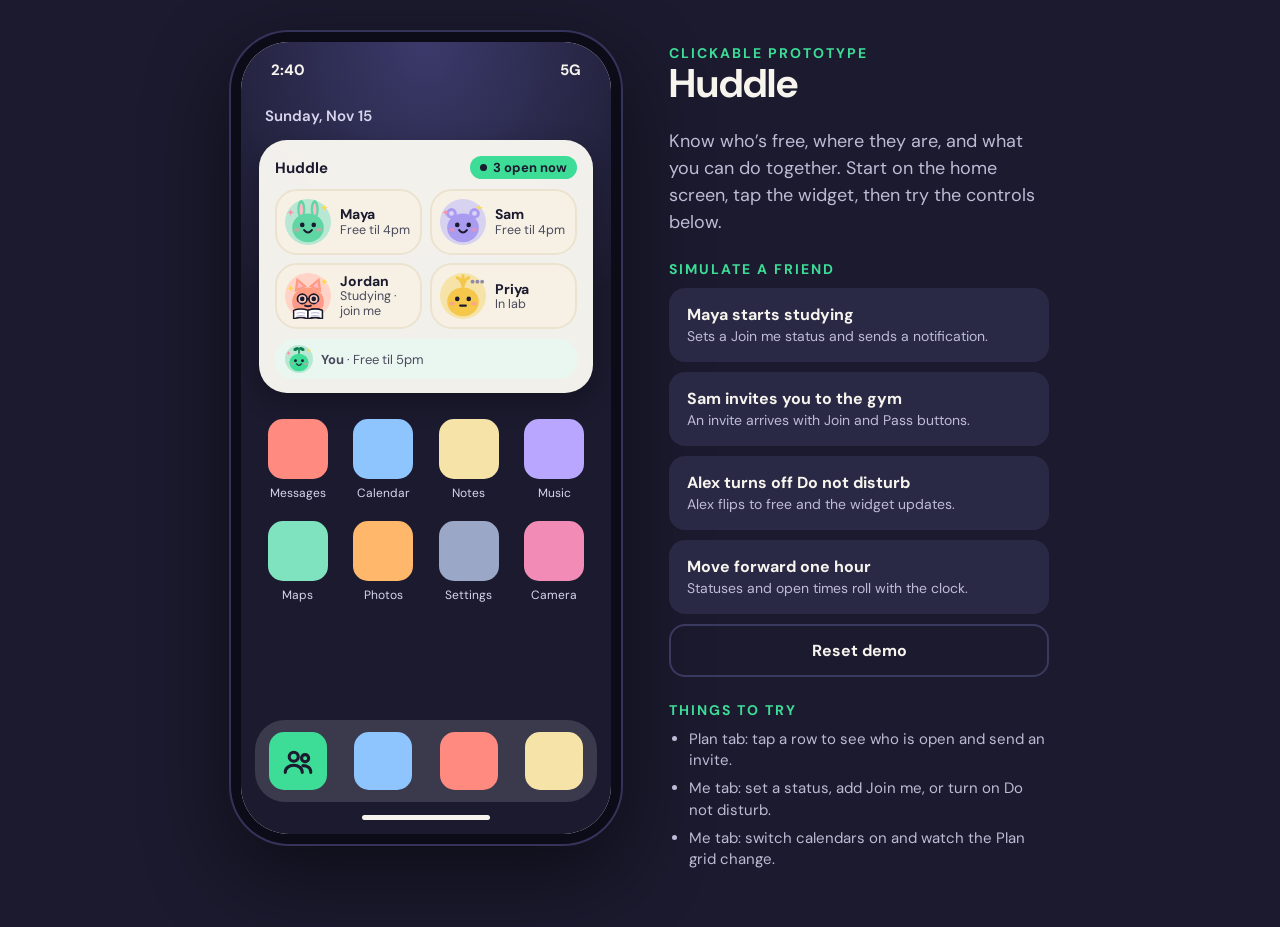
<file: prototype/index.html>
<!DOCTYPE html>
<html lang="en">
<head>
<meta charset="utf-8">
<meta name="viewport" content="width=device-width, initial-scale=1">
<title>Huddle Prototype</title>
<link rel="preconnect" href="https://fonts.googleapis.com">
<link rel="preconnect" href="https://fonts.gstatic.com" crossorigin>
<link rel="stylesheet" href="https://fonts.googleapis.com/css2?family=DM+Sans:wght@400..700&display=swap">
<style>
/* Layout idea: dark stage, a phone in the middle, a demo-control panel beside it. */
:root{
  --ink:#1B1A2E; --ink-2:#2A2945; --ink-3:#3A3960;
  --paper:#F7F4EE; --card:#FFFDF8; --line:#E3DCCB; --text-2:#4A4A5C; --text-3:#6B6A80;
  --mint:#3DDC97; --mint-ink:#0B7A4F; --coral:#FF9B80; --busy:#D9D6E8; --dnd:#A8A5C8;
  --font:'DM Sans',Arial,sans-serif;
  color-scheme:dark;
}
*{box-sizing:border-box}
html,body{margin:0;min-height:100%}
body{background:var(--ink);color:var(--paper);font-family:var(--font);-webkit-font-smoothing:antialiased}
button{font-family:inherit;color:inherit;cursor:pointer;border:0;background:none;padding:0}
button:focus-visible{outline:3px solid var(--mint);outline-offset:2px}

.stage{display:flex;flex-wrap:wrap;justify-content:center;align-items:flex-start;gap:48px;padding:32px 20px 56px;max-width:1100px;margin:0 auto}
.panel{width:100%;max-width:380px;display:flex;flex-direction:column;gap:24px;padding-top:12px}
.panel h1{font-size:40px;line-height:1.05;margin:0;font-weight:700;text-wrap:balance}
.panel .lede{margin:0;font-size:18px;line-height:1.5;color:#BDBBD6}
.panel h2{font-size:14px;letter-spacing:2px;margin:0;color:var(--mint);font-weight:700}
.demo-list{display:flex;flex-direction:column;gap:10px}
.demo-btn{display:flex;flex-direction:column;align-items:flex-start;gap:2px;text-align:left;background:var(--ink-2);border-radius:16px;padding:14px 16px;border:2px solid transparent}
.demo-btn:hover{border-color:var(--ink-3)}
.demo-btn b{font-size:16px}
.demo-btn span{font-size:14px;color:#BDBBD6;line-height:1.35}
.demo-btn.reset{background:none;border:2px solid var(--ink-3);align-items:center}
.point{margin:0;padding-left:20px;display:flex;flex-direction:column;gap:6px;font-size:15px;color:#BDBBD6;line-height:1.45}

/* phone */
.phone{width:390px;height:812px;flex:none;border-radius:58px;padding:10px;background:#0C0B18;box-shadow:0 0 0 2px #34335A,0 30px 80px rgba(0,0,0,.5)}
.screen{position:relative;width:100%;height:100%;border-radius:48px;overflow:hidden;background:var(--paper);color:var(--ink)}
.sbar{position:absolute;top:0;left:0;right:0;height:50px;display:flex;align-items:center;justify-content:space-between;padding:6px 30px 0;font-size:15px;font-weight:700;z-index:5;pointer-events:none}
.sbar.light{color:#F7F4EE}
.homebar{position:absolute;bottom:6px;left:50%;transform:translateX(-50%);width:140px;height:22px;z-index:6;display:flex;align-items:center;justify-content:center}
.homebar i{display:block;width:128px;height:5px;border-radius:3px;background:var(--ink)}
.homebar.light i{background:#F7F4EE}

/* home screen */
.home{position:absolute;inset:0;background:radial-gradient(120% 70% at 50% 0%,#3B3A6B 0%,#1B1A2E 60%);padding:64px 18px 0;color:#F7F4EE}
.date{margin:0 0 14px 6px;font-size:15px;font-weight:600;color:#D8D6EE}
.widget{display:block;width:100%;text-align:left;background:rgba(251,249,243,.96);color:var(--ink);border-radius:28px;padding:16px 16px 14px;box-shadow:0 8px 24px rgba(0,0,0,.25)}
.w-top{display:flex;align-items:center;justify-content:space-between;margin-bottom:10px}
.w-top b{font-size:15px}
.w-top span{font-size:13px;font-weight:700;background:var(--mint);color:var(--ink);border-radius:20px;padding:3px 10px}
.w-grid{display:grid;grid-template-columns:1fr 1fr;gap:8px}
.w-tile{display:flex;align-items:center;gap:9px;background:#F6F1E4;border:2px solid #EBE3CF;border-radius:22px;padding:8px 10px 8px 8px;min-width:0}
.w-tile .t{display:flex;flex-direction:column;min-width:0}
.w-tile b{font-size:14px;line-height:1.15}
.w-tile small{font-size:12.5px;color:var(--text-2);line-height:1.2}
.w-foot{margin:10px 0 0;font-size:13px;color:var(--text-2);display:flex;align-items:center;gap:8px;background:#E9F7F0;border-radius:18px;padding:6px 10px}
.w-foot .av{width:28px;height:28px}
.w-foot .av svg{width:100%;height:100%;display:block;overflow:visible}
.mini svg{width:100%;height:100%;display:block;overflow:visible}
.av.bob svg{animation:bob 1.5s ease-in-out infinite alternate;animation-delay:calc(var(--ph,0s) - var(--o,0s))}
.eyes{transform-box:view-box;transform-origin:24px 27px;animation:blink 4s infinite;animation-delay:calc(var(--ph,0s) - var(--o,0s))}
.page{transform-box:view-box;transform-origin:24px 43px;animation:flip 6s ease-in-out infinite;animation-delay:var(--ph,0s)}
.lift{transform-box:view-box;animation:lift 1.5s ease-in-out infinite alternate;animation-delay:var(--ph,0s)}
.sweat{animation:sweat 2s ease-in infinite;animation-delay:var(--ph,0s)}
.steam{animation:steam 3s ease-out infinite;animation-delay:var(--ph,0s)}
.steam.st2{animation-delay:calc(var(--ph,0s) - 1.5s)}
.zz{opacity:0;animation:zfloat 3s ease-out infinite;animation-delay:var(--ph,0s)}
.zz.z2{animation-delay:calc(var(--ph,0s) - 1s)}.zz.z3{animation-delay:calc(var(--ph,0s) - 2s)}
.td{animation:dots 1.5s ease-in-out infinite;animation-delay:var(--ph,0s)}
.td.d2{animation-delay:calc(var(--ph,0s) - .5s)}.td.d3{animation-delay:calc(var(--ph,0s) - 1s)}
.spark{transform-box:fill-box;transform-origin:center;animation:spark 3s ease-in-out infinite;animation-delay:calc(var(--ph,0s) - var(--o,0s))}
.spark.s2{animation-delay:calc(var(--ph,0s) - var(--o,0s) - 1.5s)}
@keyframes blink{0%,90%,100%{transform:scaleY(1)}94%{transform:scaleY(.08)}}
@keyframes flip{0%{transform:scaleX(1);opacity:0}8%{opacity:1}55%{transform:scaleX(1)}75%{transform:scaleX(0)}90%{transform:scaleX(-1);opacity:1}100%{transform:scaleX(-1);opacity:0}}
@keyframes lift{from{transform:translateY(0)}to{transform:translateY(-5px)}}
@keyframes sweat{0%{transform:translateY(0);opacity:0}20%{opacity:1}100%{transform:translateY(8px);opacity:0}}
@keyframes steam{0%{transform:translateY(3px);opacity:0}30%{opacity:.95}100%{transform:translateY(-6px);opacity:0}}
@keyframes zfloat{0%{transform:translate(0,5px) scale(.7);opacity:0}25%{opacity:1}100%{transform:translate(6px,-9px) scale(1.1);opacity:0}}
@keyframes dots{0%,100%{opacity:.25}50%{opacity:1}}
@keyframes spark{0%,100%{transform:scale(.3);opacity:.3}50%{transform:scale(1);opacity:1}}
.w-top span::before{content:"";display:inline-block;width:7px;height:7px;border-radius:50%;background:var(--ink);margin-right:6px;vertical-align:1px;animation:dots 1.5s ease-in-out infinite}
@keyframes bob{from{transform:translateY(1px)}to{transform:translateY(-2.500px)}}
.av .dot{display:none}
.icons{display:grid;grid-template-columns:repeat(4,1fr);gap:20px 8px;margin-top:26px}
.icon{display:flex;flex-direction:column;align-items:center;gap:6px;font-size:12px;color:#D8D6EE}
.icon i{display:block;width:60px;height:60px;border-radius:15px}
.dock{position:absolute;left:14px;right:14px;bottom:32px;height:82px;border-radius:30px;background:rgba(255,255,255,.14);display:flex;align-items:center;justify-content:space-around}
.dock .icon{font-size:0;gap:0}
.dock .icon i{width:58px;height:58px}
.appicon{background:var(--mint);position:relative;display:flex!important;align-items:center;justify-content:center}
.appicon svg{width:34px;height:34px}

/* avatars + dots */
.av{position:relative;flex:none;width:52px;height:52px;border-radius:50%;display:flex;align-items:center;justify-content:center;font-weight:700;font-size:18px;color:var(--ink)}
.av .dot{position:absolute;right:-1px;bottom:-1px;width:14px;height:14px;border-radius:50%;border:2.5px solid var(--card)}
.w-tile .av{width:46px;height:46px}
.w-tile .av .dot{width:13px;height:13px;border-width:2.500px;border-color:#F6F1E4}

/* app */
.app{position:absolute;inset:0;display:flex;flex-direction:column;padding-top:50px}
.apphead{padding:8px 20px 12px}
.apphead h3{margin:0;font-size:28px;line-height:1.1;font-weight:700}
.apphead p{margin:4px 0 0;font-size:15px;color:var(--text-2)}
.content{flex:1;overflow-y:auto;padding:4px 16px 16px;display:flex;flex-direction:column;gap:14px}
.tabs{display:grid;grid-template-columns:repeat(4,1fr);padding:8px 8px 34px;background:var(--card);border-top:2px solid var(--line)}
.tab{display:flex;flex-direction:column;align-items:center;gap:3px;font-size:12px;font-weight:600;color:var(--text-3);position:relative;padding:4px 0;border-radius:12px}
.tab svg{width:26px;height:26px}
.tab[aria-current="page"]{color:var(--mint-ink)}
.badge{position:absolute;top:0;left:calc(50% + 6px);min-width:20px;height:20px;border-radius:10px;background:var(--coral);color:var(--ink);font-size:12px;font-weight:700;display:flex;align-items:center;justify-content:center;padding:0 5px}
.sec{margin:6px 4px 0;font-size:13px;font-weight:700;letter-spacing:1.5px;color:var(--mint-ink)}
.sec.coral{color:#B2381C}
.sec.grey{color:var(--text-3)}
.best{background:var(--ink);color:var(--paper);border-radius:20px;padding:14px 16px;display:flex;align-items:center;justify-content:space-between;gap:12px;text-align:left;width:100%}
.best small{display:block;font-size:12.5px;letter-spacing:1.5px;color:var(--mint);font-weight:700}
.best b{font-size:17px;line-height:1.25}
.best span{font-size:14px;font-weight:700;color:var(--mint);white-space:nowrap}
.fcard{display:flex;align-items:center;gap:12px;background:var(--card);border:2px solid var(--line);border-radius:20px;padding:12px}
.fcard .tx{flex:1;min-width:0;display:flex;flex-direction:column;gap:2px}
.fcard b{font-size:17px}
.fcard .l1{font-size:14px;color:var(--text-2);line-height:1.3}
.fcard .l2{font-size:13px;color:var(--text-3);line-height:1.3}
.tag{display:inline-block;font-size:12px;font-weight:700;border-radius:12px;padding:2px 8px;color:var(--ink);margin-top:3px;align-self:flex-start}
.tag.free{background:var(--mint)} .tag.join{background:var(--coral)} .tag.busy{background:var(--busy)} .tag.dnd{background:var(--dnd)}
.btn{font-size:14px;font-weight:700;border-radius:20px;padding:9px 16px;background:var(--ink);color:var(--paper);white-space:nowrap}
.btn.coral{background:var(--coral);color:var(--ink)}
.btn.mint{background:var(--mint);color:var(--ink)}
.btn.ghost{background:none;border:2px solid var(--line);color:var(--ink);padding:7px 14px}
.btn.done{background:#E3F6EC;color:var(--mint-ink);cursor:default}
.btn.off{background:var(--busy);color:var(--text-2);cursor:default}

/* plan grid */
.grid{background:var(--card);border:2px solid var(--line);border-radius:20px;padding:10px 8px 8px}
.g-row{display:grid;grid-template-columns:46px repeat(6,1fr) 34px;gap:4px;align-items:center;margin-bottom:4px}
.g-row.head{margin-bottom:6px}
.g-row .hl{font-size:12px;font-weight:700;color:var(--text-3);text-align:right;padding-right:4px}
.mini{width:32px;height:32px;border-radius:50%;margin:0 auto;display:flex;align-items:center;justify-content:center;font-size:13px;font-weight:700;color:var(--ink)}
.cell{height:30px;border-radius:8px}
.cell.free{background:var(--mint)} .cell.join{background:var(--coral)} .cell.busy{background:#E4E0EF} .cell.past{background:#EFECE4}
.g-row.sel .cell{box-shadow:0 0 0 3px var(--ink)}
.g-row.sel .hl{color:var(--ink)}
.cnt{font-size:13px;font-weight:700;text-align:center;color:var(--text-2)}
.g-row.past{opacity:.45}
.rowbtn{display:block;width:100%;text-align:left;border-radius:10px}
.rowbtn:disabled{cursor:default}
.legend{display:flex;gap:14px;flex-wrap:wrap;font-size:12.5px;color:var(--text-2);margin:6px 4px 0}
.legend i{display:inline-block;width:12px;height:12px;border-radius:4px;margin-right:5px;vertical-align:-1px}
.sheet{background:var(--ink);color:var(--paper);border-radius:22px;padding:16px;display:flex;flex-direction:column;gap:12px}
.sheet h4{margin:0;font-size:18px;line-height:1.25}
.sheet p{margin:0;font-size:14px;color:#BDBBD6;line-height:1.4}
.chips{display:flex;flex-wrap:wrap;gap:8px}
.chip{font-size:14px;font-weight:600;border-radius:18px;padding:7px 14px;background:var(--ink-2);border:2px solid transparent;color:var(--paper)}
.chip[aria-pressed="true"]{background:var(--mint);color:var(--ink)}
.paper-chips .chip{background:#EFE9DB;color:var(--ink)}
.paper-chips .chip[aria-pressed="true"]{background:var(--ink);color:var(--paper)}

/* activity */
.feed{display:flex;flex-direction:column;gap:10px}
.fi{display:flex;gap:12px;background:var(--card);border:2px solid var(--line);border-radius:20px;padding:12px}
.fi.unread{border-color:var(--coral)}
.fi .tx{flex:1;display:flex;flex-direction:column;gap:3px;min-width:0}
.fi .tt{font-size:15px;line-height:1.35}
.fi .tm{font-size:12.5px;color:var(--text-3)}
.fi .acts{display:flex;gap:8px;margin-top:6px}
.empty{font-size:14px;color:var(--text-3);text-align:center;padding:20px}

/* me */
.mecard{background:var(--card);border:2px solid var(--line);border-radius:20px;padding:14px;display:flex;flex-direction:column;gap:10px}
.mecard h4{margin:0;font-size:13px;letter-spacing:1.5px;color:var(--mint-ink)}
.preview{display:flex;align-items:center;gap:12px;background:var(--ink);color:var(--paper);border-radius:16px;padding:12px}
.preview .l1{font-size:14px;color:#BDBBD6;line-height:1.3}
.preview b{font-size:16px}
.switch-row{display:flex;align-items:center;justify-content:space-between;gap:12px}
.switch-row .tx{display:flex;flex-direction:column;gap:1px}
.switch-row b{font-size:15px}
.switch-row small{font-size:13px;color:var(--text-2);line-height:1.3}
.sw{flex:none;width:52px;height:30px;border-radius:15px;background:#CFC8B6;position:relative;transition:background .15s}
.sw::after{content:"";position:absolute;top:3px;left:3px;width:24px;height:24px;border-radius:50%;background:#FFFDF8;transition:transform .15s}
.sw[aria-checked="true"]{background:var(--mint-ink)}
.sw[aria-checked="true"]::after{transform:translateX(22px)}
.note{margin:0;font-size:13px;color:var(--text-2);line-height:1.4}

/* banner + toast */
.banner{position:absolute;top:44px;left:10px;right:10px;z-index:20;background:rgba(27,26,46,.97);color:var(--paper);border-radius:22px;padding:12px 14px;display:flex;gap:12px;align-items:center;text-align:left;box-shadow:0 10px 30px rgba(0,0,0,.35);animation:drop .35s ease-out}
.banner .tx{display:flex;flex-direction:column;gap:1px}
.banner small{font-size:12px;letter-spacing:1px;color:var(--mint);font-weight:700}
.banner b{font-size:14.5px;line-height:1.3;font-weight:600}
@keyframes drop{from{transform:translateY(-90px);opacity:0}to{transform:none;opacity:1}}
.toast{position:absolute;left:50%;bottom:120px;transform:translateX(-50%);z-index:20;background:var(--ink);color:var(--paper);font-size:14px;font-weight:600;border-radius:22px;padding:10px 18px;white-space:nowrap;animation:fade .25s ease-out}
@keyframes fade{from{opacity:0;transform:translate(-50%,8px)}to{opacity:1;transform:translate(-50%,0)}}
@media (prefers-reduced-motion:reduce){.av svg,.av svg *,.w-top span::before{animation:none!important}.zz{opacity:1}.banner,.toast{animation:none}.sw,.sw::after{transition:none}}

@media (max-width:470px){
  .stage{padding:0 0 40px;gap:28px}
  .phone{width:100%;height:calc(100dvh - 0px);min-height:640px;border-radius:0;padding:0;box-shadow:none}
  .screen{border-radius:0}
  .panel{padding:0 16px}
}
</style>
</head>
<body>
<main class="stage">
  <section class="phone" aria-label="Huddle phone prototype">
    <div class="screen" id="screen"></div>
  </section>

  <aside class="panel">
    <div>
      <h2>CLICKABLE PROTOTYPE</h2>
      <h1>Huddle</h1>
    </div>
    <p class="lede">Know who’s free, where they are, and what you can do together. Start on the home screen, tap the widget, then try the controls below.</p>
    <div>
      <h2>SIMULATE A FRIEND</h2>
      <div class="demo-list" style="margin-top:10px">
        <button class="demo-btn" data-ev="maya"><b>Maya starts studying</b><span>Sets a Join me status and sends a notification.</span></button>
        <button class="demo-btn" data-ev="sam"><b>Sam invites you to the gym</b><span>An invite arrives with Join and Pass buttons.</span></button>
        <button class="demo-btn" data-ev="alex"><b>Alex turns off Do not disturb</b><span>Alex flips to free and the widget updates.</span></button>
        <button class="demo-btn" data-ev="hour"><b>Move forward one hour</b><span>Statuses and open times roll with the clock.</span></button>
        <button class="demo-btn reset" data-ev="reset"><b>Reset demo</b></button>
      </div>
    </div>
    <div>
      <h2>THINGS TO TRY</h2>
      <ul class="point" style="margin-top:10px">
        <li>Plan tab: tap a row to see who is open and send an invite.</li>
        <li>Me tab: set a status, add Join me, or turn on Do not disturb.</li>
        <li>Me tab: switch calendars on and watch the Plan grid change.</li>
      </ul>
    </div>
  </aside>
</main>

<script>
(function(){
  var DAY_END = 22, START_T = 14 + 40/60;
  var avc = {you:'#B8E8D3', maya:'#B8E8D3', jordan:'#FFD3C7', sam:'#D6D2F0', priya:'#F5E3A8', alex:'#CFE3F5'};
  function b(from,to,type,label,join){ return {from:from,to:to,type:type,label:label,join:!!join}; }
  var friends = [
    {id:'maya', name:'Maya', blocks:[b(12,14,'busy','In class'), b(16,17,'busy','Orchestra rehearsal')]},
    {id:'jordan', name:'Jordan', blocks:[b(14,17,'study','Studying at Buttrick',true), b(19,20,'busy','Club meeting')]},
    {id:'sam', name:'Sam', blocks:[b(12,13,'busy','In class'), b(16,17,'gym','Gym at 4',true)]},
    {id:'priya', name:'Priya', blocks:[b(13,16,'busy','In lab'), b(19,20,'dinner','Dinner')]},
    {id:'alex', name:'Alex', blocks:[b(14,16,'dnd','Do not disturb')]}
  ];
  var you = {id:'you', name:'You'};
  var CAL = {
    google:{name:'Google Calendar', blocks:[b(12,13,'busy','Contracts class'), b(17,18,'busy','Orchestra rehearsal')]},
    outlook:{name:'Outlook', blocks:[b(15,16,'busy','Internship call')]},
    apple:{name:'Apple Calendar', blocks:[b(18,19,'busy','Dinner with family')]}
  };
  var VERB = {study:'Studying', dinner:'Having dinner', gym:'At the gym', busy:'Busy'};
  var uid = 0, timers = [];
  var S;

  function fresh(){
    return {
      t:START_T, screen:'home', tab:'now', sel:null, act:'Coffee',
      feed:[
        {id:++uid, kind:'status', who:'alex', text:'Alex set Do not disturb until 4:00 PM.', t:14.2, unread:false},
        {id:++uid, kind:'status', who:'priya', text:'Priya is in lab until 4:00 PM.', t:13.1, unread:false}
      ],
      unread:0, sent:{}, banner:null, toast:null,
      me:{type:'free', place:'Hidden', dur:60, join:false, dnd:false, override:null, dndUntil:0, cal:{google:true, outlook:false, apple:false}},
      overrides:{}
    };
  }

  function clearTimers(){ timers.forEach(clearTimeout); timers = []; }
  function later(fn, ms){ timers.push(setTimeout(fn, ms)); }

  function fmt(h){
    var H = Math.floor(h), M = Math.round((h-H)*60);
    if(M===60){ H++; M=0; }
    var ap = (H>=12 && H<24) ? 'PM' : 'AM';
    return (H%12||12) + ':' + (M<10?'0':'') + M + ' ' + ap;
  }
  function fmtH(h){ return (h%12||12) + (h>=12?' PM':' AM'); }
  function fmtShort(h){ return (h%12||12) + (h>=12?'p':'a'); }
  function esc(s){ return String(s).replace(/&/g,'&amp;').replace(/</g,'&lt;').replace(/>/g,'&gt;'); }

  function blocksOf(p){
    if(p.id!=='you') return p.blocks;
    var out = [];
    Object.keys(S.me.cal).forEach(function(k){ if(S.me.cal[k]) out = out.concat(CAL[k].blocks); });
    return out;
  }
  function statusAt(p, t){
    if(p.id==='you'){
      if(S.me.dnd && S.me.dndUntil>t) return {type:'dnd', label:'Do not disturb', until:S.me.dndUntil, join:false};
      if(S.me.override && S.me.override.until>t) return {type:S.me.override.type, label:S.me.override.label, until:S.me.override.until, join:S.me.override.join};
    } else {
      var o = S.overrides[p.id];
      if(o && o.until>t) return {type:o.type, label:o.label, until:o.until, join:o.join};
    }
    var bl = blocksOf(p);
    var cur = bl.filter(function(x){ return t>=x.from && t<x.to; })[0];
    if(cur) return {type:cur.type, label:cur.label, until:cur.to, join:cur.join};
    var nxt = bl.filter(function(x){ return x.from>t; }).sort(function(a,c){ return a.from-c.from; })[0];
    return {type:'free', label:'Free', until:nxt?nxt.from:DAY_END, next:nxt||null, join:false};
  }
  function isOpen(s){ return s.type==='free' || s.join; }
  function tagInfo(s){
    if(s.type==='dnd') return {cls:'dnd', text:'Do not disturb'};
    if(s.join) return {cls:'join', text:'Join me'};
    if(s.type==='free') return {cls:'free', text:'Free'};
    return {cls:'busy', text:'Busy'};
  }
  function dotColor(s){
    if(s.type==='dnd') return 'var(--dnd)';
    if(s.join) return 'var(--coral)';
    if(s.type==='free') return 'var(--mint)';
    return 'var(--busy)';
  }
  function line1(s){
    if(s.type==='free') return s.until>=DAY_END ? 'Free the rest of the day' : 'Free until ' + fmt(s.until);
    return s.label + ' until ' + fmt(s.until);
  }
  function short(s){
    if(s.type==='free') return s.until>=DAY_END ? 'Free all day' : 'Free til ' + fmt(s.until).replace(':00','').replace(' ','').toLowerCase();
    if(s.type==='dnd') return 'Do not disturb';
    if(s.join) return s.label.split(' at ')[0] + ' · join me';
    return s.label;
  }
  function find(id){ return id==='you' ? you : friends.filter(function(f){ return f.id===id; })[0]; }

  function overrideFor(p){
    if(p.id==='you'){
      if(S.me.dnd && S.me.dndUntil>S.t) return {type:'dnd', until:S.me.dndUntil, join:false};
      return (S.me.override && S.me.override.until>S.t) ? S.me.override : null;
    }
    return S.overrides[p.id];
  }
  function openAt(p, h){
    var bl = blocksOf(p), t = h + 0.5;
    var o = overrideFor(p);
    if(o && t<o.until && h+1>S.t) return o.type==='free' ? 'free' : (o.join ? 'join' : 'busy');
    var cur = bl.filter(function(x){ return t>=x.from && t<x.to; })[0];
    if(!cur) return 'free';
    return cur.join ? 'join' : 'busy';
  }
  function bestWindow(){
    var best = null, h0 = Math.floor(S.t);
    for(var h=h0; h<DAY_END-0; h++){
      if(h+1-S.t < 0.5) continue;
      var n = 0, who = [];
      [you].concat(friends).forEach(function(p){ if(openAt(p,h)!=='busy'){ n++; who.push(p.id); } });
      if(!best || n>best.n){ best = {h:h, n:n, who:who}; }
    }
    return best;
  }

  /* ---------- feed, banner, toast ---------- */
  function addFeed(item){
    item.id = ++uid; item.t = S.t; item.unread = true;
    S.feed.unshift(item); S.unread++;
  }
  function banner(who, text){
    S.banner = {who:who, text:text};
    later(function(){ S.banner = null; render(); }, 4800);
  }
  function toast(text){
    S.toast = text;
    later(function(){ S.toast = null; render(); }, 2200);
  }

  /* ---------- views ---------- */
  var ICON = {
    now:'<svg viewBox="0 0 24 24" fill="none" stroke="currentColor" stroke-width="2" stroke-linecap="round" stroke-linejoin="round"><circle cx="9" cy="8" r="3.5"/><path d="M2.5 20c0-3.5 3-6 6.5-6s6.500 2.500 6.500 6"/><path d="M16 5.200a3.300 3.300 0 0 1 0 6.200M18 14.300c2.200.8 3.500 2.700 3.500 5.700"/></svg>',
    plan:'<svg viewBox="0 0 24 24" fill="none" stroke="currentColor" stroke-width="2" stroke-linecap="round" stroke-linejoin="round"><rect x="3.500" y="4.500" width="17" height="16" rx="3"/><path d="M3.500 10h17M9 4.500v16M15 10v10.500"/></svg>',
    activity:'<svg viewBox="0 0 24 24" fill="none" stroke="currentColor" stroke-width="2" stroke-linecap="round" stroke-linejoin="round"><path d="M6 17V11a6 6 0 0 1 12 0v6l1.500 2h-15z"/><path d="M10 21h4"/></svg>',
    me:'<svg viewBox="0 0 24 24" fill="none" stroke="currentColor" stroke-width="2" stroke-linecap="round" stroke-linejoin="round"><circle cx="12" cy="8" r="4"/><path d="M4 21c0-4 3.500-6.500 8-6.500s8 2.500 8 6.500"/></svg>',
    pin:'<svg viewBox="0 0 24 24" fill="none" stroke="#1B1A2E" stroke-width="2.200" stroke-linecap="round" stroke-linejoin="round"><circle cx="9" cy="9" r="3.200"/><circle cx="17" cy="10" r="2.500"/><path d="M3 20c0-3 2.700-5 6-5s6 2 6 5M15.500 15.300c3 0 5.500 1.500 5.500 4.700"/></svg>'
  };
  var BODY = {you:'#3DDC97', maya:'#5FD6A3', jordan:'#FF9B80', sam:'#A99BF0', priya:'#F5C84C', alex:'#7DB7F0'};
  var INK = '#1B1A2E';
  function ears(id, c){
    if(id==='maya') return '<ellipse cx="17" cy="11" rx="4.200" ry="10" fill="'+c+'"/><ellipse cx="31" cy="11" rx="4.200" ry="10" fill="'+c+'"/><ellipse cx="17" cy="11" rx="1.800" ry="6.500" fill="#FFB8C6"/><ellipse cx="31" cy="11" rx="1.800" ry="6.500" fill="#FFB8C6"/>';
    if(id==='jordan') return '<polygon points="10,20 12,5 23,14" fill="'+c+'"/><polygon points="38,20 36,5 25,14" fill="'+c+'"/><polygon points="13,16 14,9 19,14" fill="#FFB8C6"/><polygon points="35,16 34,9 29,14" fill="#FFB8C6"/>';
    if(id==='sam') return '<circle cx="12" cy="15" r="5.500" fill="'+c+'"/><circle cx="36" cy="15" r="5.500" fill="'+c+'"/><circle cx="12" cy="15" r="2.500" fill="#D9D3FA"/><circle cx="36" cy="15" r="2.500" fill="#D9D3FA"/>';
    if(id==='priya') return '<path d="M24 14 Q22 6 18 5 M24 14 Q24 5 24 3 M24 14 Q26 6 30 5" stroke="'+c+'" stroke-width="3.200" stroke-linecap="round" fill="none"/>';
    if(id==='alex') return '<path d="M24 14 L24 7" stroke="'+c+'" stroke-width="2.600" stroke-linecap="round"/><circle cx="24" cy="6" r="3.200" fill="#FFD84D"/>';
    return '<path d="M24 14 Q24 8 24 6" stroke="#0B7A4F" stroke-width="2.600" stroke-linecap="round" fill="none"/><ellipse cx="19" cy="7" rx="5" ry="2.800" fill="#0B7A4F" transform="rotate(-25 19 7)"/><ellipse cx="29" cy="7" rx="5" ry="2.800" fill="#0B7A4F" transform="rotate(25 29 7)"/>';
  }
  function face(mood){
    var eyes = '<g class="eyes"><circle cx="18" cy="27" r="2.400" fill="'+INK+'"/><circle cx="30" cy="27" r="2.400" fill="'+INK+'"/></g>';
    var blush = '<ellipse cx="12.500" cy="32" rx="3" ry="2" fill="#FF8FA8" opacity=".55"/><ellipse cx="35.500" cy="32" rx="3" ry="2" fill="#FF8FA8" opacity=".55"/>';
    var smile = '<path d="M20 32.500 Q24 37.500 28 32.500" stroke="'+INK+'" stroke-width="2.200" stroke-linecap="round" fill="none"/>';
    if(mood==='study') return '<circle cx="18" cy="27" r="5" fill="#fff" fill-opacity=".5" stroke="'+INK+'" stroke-width="1.800"/><circle cx="30" cy="27" r="5" fill="#fff" fill-opacity=".5" stroke="'+INK+'" stroke-width="1.800"/><path d="M23 27 h2" stroke="'+INK+'" stroke-width="1.800"/>'+eyes+'<path d="M21 34 Q24 35.500 27 34" stroke="'+INK+'" stroke-width="2" stroke-linecap="round" fill="none"/>'+blush;
    if(mood==='gym') return '<path d="M9.500 21.500 Q24 16.500 38.500 21.500" stroke="#FF5C7A" stroke-width="3.400" stroke-linecap="round" fill="none"/>'+eyes+'<path d="M19 32 Q24 40 29 32 Z" fill="'+INK+'"/>'+blush;
    if(mood==='dinner') return eyes+'<ellipse cx="24" cy="34" rx="3" ry="3.400" fill="'+INK+'"/><ellipse cx="24" cy="35.500" rx="1.600" ry="1.400" fill="#FF8FA8"/>'+blush;
    if(mood==='dnd') return '<path d="M15 27.500 Q18 24.500 21 27.500 M27 27.500 Q30 24.500 33 27.500" stroke="'+INK+'" stroke-width="2.200" stroke-linecap="round" fill="none"/><path d="M22 34 Q24 35.500 26 34" stroke="'+INK+'" stroke-width="2" stroke-linecap="round" fill="none"/>'+blush;
    if(mood==='busy') return eyes+'<path d="M21 34 h6" stroke="'+INK+'" stroke-width="2.200" stroke-linecap="round"/>'+blush;
    return eyes+smile+blush;
  }
  var OFF = {you:1.9, maya:0, jordan:1.3, sam:2.1, priya:0.7, alex:3.2};
  function props(mood){
    var line = '<path d="M12 42 Q16.500 40.500 21 42 M12 45 Q16.500 43.500 21 45" stroke="#B9B5D6" stroke-width="1" fill="none"/>';
    var lineR = '<path d="M27 42 Q31.500 40.500 36 42 M27 45 Q31.500 43.500 36 45" stroke="#B9B5D6" stroke-width="1" fill="none"/>';
    var pageR = '<path d="M24 39 Q31.500 36 39 39 L39 48 Q31.500 45 24 48Z" fill="#fff" stroke="'+INK+'" stroke-width="1.500" stroke-linejoin="round"/>';
    var star = function(x,y,c,cls){ return '<path class="spark '+cls+'" d="M'+x+' '+(y-4)+' Q'+x+' '+y+' '+(x+4)+' '+y+' Q'+x+' '+y+' '+x+' '+(y+4)+' Q'+x+' '+y+' '+(x-4)+' '+y+' Q'+x+' '+y+' '+x+' '+(y-4)+'Z" fill="'+c+'"/>'; };
    if(mood==='study') return '<path d="M9 39 Q16.500 36 24 39 L24 48 Q16.500 45 9 48Z" fill="#fff" stroke="'+INK+'" stroke-width="1.500" stroke-linejoin="round"/>'+line+pageR+lineR+'<g class="page">'+pageR+lineR+'</g>'+star(41,9,'#FFD84D','s1')+star(6,16,'#FFD84D','s2');
    if(mood==='gym') return '<g class="lift"><path d="M9 43 H39" stroke="'+INK+'" stroke-width="2.600" stroke-linecap="round"/><rect x="5" y="37" width="5" height="12" rx="2" fill="#FF5C7A" stroke="'+INK+'" stroke-width="1.200"/><rect x="38" y="37" width="5" height="12" rx="2" fill="#FF5C7A" stroke="'+INK+'" stroke-width="1.200"/></g><path class="sweat" d="M40 14 Q37.500 18 40 20 Q42.500 18 40 14Z" fill="#7DD3FC"/>';
    if(mood==='dinner') return '<path class="steam st1" d="M16 38 Q13.500 35 16 32 Q18.500 29 16 26" stroke="#B9B5D6" stroke-width="1.800" stroke-linecap="round" fill="none"/><path class="steam st2" d="M32 38 Q29.500 35 32 32 Q34.500 29 32 26" stroke="#B9B5D6" stroke-width="1.800" stroke-linecap="round" fill="none"/><path d="M11 40 H37 Q37 49 24 49 Q11 49 11 40Z" fill="#fff" stroke="'+INK+'" stroke-width="1.500" stroke-linejoin="round"/><path d="M15 42.500 Q24 45 33 42.500" stroke="#FFB86B" stroke-width="2" stroke-linecap="round" fill="none"/>';
    if(mood==='dnd') return '<path class="zz z1" d="M33 18 h5 l-5 5.500 h5" stroke="'+INK+'" stroke-width="1.800" stroke-linecap="round" stroke-linejoin="round" fill="none"/><path class="zz z2" d="M33 18 h5 l-5 5.500 h5" stroke="'+INK+'" stroke-width="1.800" stroke-linecap="round" stroke-linejoin="round" fill="none"/><path class="zz z3" d="M33 18 h5 l-5 5.500 h5" stroke="'+INK+'" stroke-width="1.800" stroke-linecap="round" stroke-linejoin="round" fill="none"/>';
    if(mood==='busy') return '<circle class="td d1" cx="34" cy="9" r="2" fill="#8E8AA8"/><circle class="td d2" cx="39" cy="9" r="2" fill="#8E8AA8"/><circle class="td d3" cx="44" cy="9" r="2" fill="#8E8AA8"/>';
    return star(41,9,'#FFD84D','s1')+star(6,14,'#FF8FA8','s2');
  }
  function char(p, mood){
    var c = BODY[p.id];
    return '<svg viewBox="0 0 48 48" aria-hidden="true" style="--o:'+OFF[p.id]+'s">'+ears(p.id,c)+'<ellipse cx="24" cy="30" rx="16.500" ry="15" fill="'+c+'"/>'+face(mood||'free')+props(mood||'free')+'</svg>';
  }
  function avatar(p, s, small){
    var mood = s ? s.type : 'free';
    var bob = (s && isOpen(s)) ? ' bob' : '';
    return '<div class="av'+bob+'" style="background:'+avc[p.id]+'">'+char(p,mood)+(s?'<span class="dot" style="background:'+dotColor(s)+'"></span>':'')+'</div>';
  }

  function homeView(){
    var rows = friends.map(function(f){ return {f:f, s:statusAt(f,S.t)}; });
    var rank = function(x){ return x.s.type==='free' ? 0 : (x.s.join ? 1 : (x.s.type==='dnd' ? 3 : 2)); };
    rows.sort(function(a,c){ return rank(a)-rank(c); });
    var open = rows.filter(function(x){ return isOpen(x.s); }).length;
    var tiles = rows.slice(0,4).map(function(x){
      return '<div class="w-tile">'+avatar(x.f, x.s)+'<div class="t"><b>'+x.f.name+'</b><small>'+esc(short(x.s))+'</small></div></div>';
    }).join('');
    var me = statusAt(you,S.t);
    var apps = [['#FF8A80','Messages'],['#8EC5FF','Calendar'],['#F5E3A8','Notes'],['#B8A6FF','Music'],['#7FE3C0','Maps'],['#FFB86B','Photos'],['#9AA7C7','Settings'],['#F28BB5','Camera']];
    var icons = apps.map(function(a){ return '<div class="icon"><i style="background:'+a[0]+'"></i>'+a[1]+'</div>'; }).join('');
    return '<div class="home">'
      + '<p class="date">Sunday, Nov 15</p>'
      + '<button class="widget" data-act="open" aria-label="Open Huddle. '+open+' friends open now.">'
      +   '<div class="w-top"><b>Huddle</b><span>'+open+' open now</span></div>'
      +   '<div class="w-grid">'+tiles+'</div>'
      +   '<div class="w-foot">'+avatar(you,me)+'<span><b>You</b> · '+esc(short(me))+'</span></div>'
      + '</button>'
      + '<div class="icons">'+icons+'</div>'
      + '<div class="dock">'
      +   '<button class="icon" data-act="open" aria-label="Open Huddle"><i class="appicon">'+ICON.pin+'</i>Huddle</button>'
      +   '<div class="icon"><i style="background:#8EC5FF"></i></div><div class="icon"><i style="background:#FF8A80"></i></div><div class="icon"><i style="background:#F5E3A8"></i></div>'
      + '</div></div>';
  }

  function friendCard(f, s){
    var tg = tagInfo(s), l1 = line1(s), l2 = '', action = '';
    if(s.type==='free' && s.next){ l2 = 'Next: ' + s.next.label + ' at ' + fmt(s.next.from) + (s.next.join ? ' · join me?' : ''); if(s.next.join) tg = {cls:'join', text:'Join me later'}; }
    if(s.type==='free'){
      var k = 'ping-'+f.id;
      action = S.sent[k] ? '<span class="btn done">Pinged</span>' : '<button class="btn mint" data-act="ping" data-id="'+f.id+'">Ping</button>';
    } else if(s.join){
      var k2 = 'join-'+f.id;
      action = S.sent[k2] ? '<span class="btn done">On my way</span>' : '<button class="btn coral" data-act="join" data-id="'+f.id+'">Join</button>';
    } else {
      action = '<span class="btn off">Not now</span>';
    }
    return '<div class="fcard">'+avatar(f,s)+'<div class="tx"><b>'+f.name+'</b><span class="l1">'+esc(l1)+'</span>'+(l2?'<span class="l2">'+esc(l2)+'</span>':'')+'<span class="tag '+tg.cls+'">'+tg.text+'</span></div>'+action+'</div>';
  }

  function nowView(){
    var st = friends.map(function(f){ return {f:f, s:statusAt(f,S.t)}; });
    var free = st.filter(function(x){ return x.s.type==='free'; });
    var doing = st.filter(function(x){ return x.s.type!=='free' && x.s.type!=='dnd' && x.s.join; });
    var rest = st.filter(function(x){ return free.indexOf(x)<0 && doing.indexOf(x)<0; });
    var bw = bestWindow();
    var h = '';
    if(bw){
      var names = bw.who.filter(function(i){ return i!=='you'; }).length;
      h += '<button class="best" data-act="tab" data-tab="plan"><div><small>BEST WINDOW TODAY</small><b>'+fmtH(bw.h)+' to '+fmtH(bw.h+1)+' · '+(bw.n===6?'everyone is open':bw.n+' of 6 open')+'</b></div><span>Plan it</span></button>';
    }
    h += '<p class="sec">FREE NOW · '+free.length+'</p>' + (free.length? free.map(function(x){ return friendCard(x.f,x.s); }).join('') : '<p class="empty">Nobody is free right now.</p>');
    h += '<p class="sec coral">DOING SOMETHING, WANT COMPANY · '+doing.length+'</p>' + (doing.length? doing.map(function(x){ return friendCard(x.f,x.s); }).join('') : '<p class="empty">No join-me invites right now.</p>');
    h += '<p class="sec grey">BUSY OR DO NOT DISTURB · '+rest.length+'</p>' + rest.map(function(x){ return friendCard(x.f,x.s); }).join('');
    return h;
  }

  function planView(){
    var people = [you].concat(friends), hours = [], h0 = 12;
    for(var h=h0; h<DAY_END; h++) hours.push(h);
    var out = '<div class="grid"><div class="g-row head"><span></span>'
      + people.map(function(p){ return '<div class="mini" style="background:'+avc[p.id]+'" title="'+p.name+'">'+char(p,'free')+'</div>'; }).join('')
      + '<span class="cnt">Open</span></div>';
    hours.forEach(function(h){
      var past = (h+1) <= S.t;
      var cells = people.map(function(p){ return '<div class="cell '+(past?'past':openAt(p,h))+'"></div>'; }).join('');
      var n = people.filter(function(p){ return openAt(p,h)!=='busy'; }).length;
      var cls = 'g-row' + (past?' past':'') + (S.sel===h?' sel':'');
      out += '<button class="rowbtn" data-act="selhour" data-h="'+h+'" '+(past?'disabled':'')+' aria-label="'+fmtH(h)+', '+n+' of 6 open"><div class="'+cls+'"><span class="hl">'+fmtShort(h)+'</span>'+cells+'<span class="cnt">'+(past?'':n)+'</span></div></button>';
    });
    out += '</div>';
    out += '<div class="legend"><span><i style="background:var(--mint)"></i>Free</span><span><i style="background:var(--coral)"></i>Join me</span><span><i style="background:#E4E0EF"></i>Busy</span></div>';
    if(S.sel!==null){
      var h1 = S.sel, inv = friends.filter(function(f){ return openAt(f,h1)!=='busy'; });
      var youOpen = openAt(you,h1)!=='busy';
      out += '<div class="sheet"><h4>'+fmtH(h1)+' to '+fmtH(h1+1)+'</h4>'
        + '<p>'+(inv.length? inv.map(function(f){ return f.name; }).join(', ')+' '+(inv.length===1?'is':'are')+' open.' : 'Nobody else is open then.') + (youOpen?'':' Your calendar shows you busy at this time.')+'</p>'
        + '<div class="chips">'+['Coffee','Study','Gym','Dinner'].map(function(a){ return '<button class="chip" data-act="activity" data-v="'+a+'" aria-pressed="'+(S.act===a)+'">'+a+'</button>'; }).join('')+'</div>'
        + (inv.length? '<button class="btn mint" data-act="send">Invite '+inv.length+' '+(inv.length===1?'friend':'friends')+'</button>' : '')
        + '</div>';
    } else {
      out += '<p class="note" style="margin:2px 4px">Tap an hour to see who is open and send an invite. Calendars share free or busy only.</p>';
    }
    return out;
  }

  function activityView(){
    if(!S.feed.length) return '<p class="empty">Nothing yet.</p>';
    return '<div class="feed">' + S.feed.map(function(it){
      var p = find(it.who) || you;
      var acts = '';
      if(it.kind==='invite' && !it.resolved){
        acts = '<div class="acts"><button class="btn coral" data-act="accept" data-fid="'+it.id+'">Join</button><button class="btn ghost" data-act="decline" data-fid="'+it.id+'">Pass</button></div>';
      }
      var text = it.text + (it.resolved ? ' ' + it.resolved : '');
      return '<div class="fi'+(it.unread?' unread':'')+'">'+avatar(p)+'<div class="tx"><span class="tt">'+esc(text)+'</span><span class="tm">'+fmt(it.t)+'</span>'+acts+'</div></div>';
    }).join('') + '</div>';
  }

  function meView(){
    var s = statusAt(you,S.t), tg = tagInfo(s), m = S.me;
    var types = [['free','Free'],['study','Studying'],['dinner','Dinner'],['gym','Gym'],['busy','Busy']];
    var places = ['Hidden','Buttrick','Library','Dining hall','Dorm'];
    var durs = [[30,'30 min'],[60,'1 hr'],[120,'2 hr']];
    var chip = function(act, v, label, on){ return '<button class="chip" data-act="'+act+'" data-v="'+v+'" aria-pressed="'+on+'">'+label+'</button>'; };
    var counts = {google:CAL.google.blocks.length, outlook:CAL.outlook.blocks.length, apple:CAL.apple.blocks.length};
    var o = '';
    o += '<div class="mecard"><h4>WHAT FRIENDS SEE</h4><div class="preview">'+avatar(you,s)+'<div><b>'+esc(short(s))+'</b><div class="l1">'+esc(line1(s))+'</div><span class="tag '+tg.cls+'">'+tg.text+'</span></div></div></div>';
    o += '<div class="mecard paper-chips"><h4>SET STATUS</h4><div class="chips">'+types.map(function(t){ return chip('mtype',t[0],t[1], m.type===t[0]); }).join('')+'</div>'
      + '<h4 style="margin-top:6px">WHERE</h4><div class="chips">'+places.map(function(p){ return chip('mplace',p,p,m.place===p); }).join('')+'</div>'
      + '<h4 style="margin-top:6px">FOR</h4><div class="chips">'+durs.map(function(d){ return chip('mdur',d[0],d[1],m.dur===d[0]); }).join('')+'</div></div>';
    o += '<div class="mecard">'
      + '<div class="switch-row"><div class="tx"><b>Join me tag</b><small>Let friends come along to what you are doing.</small></div><button class="sw" role="switch" aria-label="Join me tag" aria-checked="'+m.join+'" data-act="mjoin"></button></div>'
      + '<div class="switch-row"><div class="tx"><b>Do not disturb</b><small>Friends see you are heads down. No pings.</small></div><button class="sw" role="switch" aria-label="Do not disturb" aria-checked="'+m.dnd+'" data-act="mdnd"></button></div></div>';
    o += '<div class="mecard"><h4>CALENDARS</h4>'
      + ['google','outlook','apple'].map(function(k){
          return '<div class="switch-row"><div class="tx"><b>'+CAL[k].name+'</b><small>'+(m.cal[k] ? counts[k]+' event'+(counts[k]>1?'s':'')+' today · free or busy only' : 'Not connected')+'</small></div><button class="sw" role="switch" aria-label="'+CAL[k].name+'" aria-checked="'+m.cal[k]+'" data-act="cal" data-v="'+k+'"></button></div>';
        }).join('')
      + '<p class="note">Friends never see event titles or attendees.</p></div>';
    return o;
  }

  function appView(){
    var titles = {now:['Today','Who’s around right now'], plan:['Plan','When everyone is open'], activity:['Activity','Updates and invites'], me:['You','Status, tags and calendars']};
    var t = titles[S.tab];
    var body = S.tab==='now' ? nowView() : S.tab==='plan' ? planView() : S.tab==='activity' ? activityView() : meView();
    var tabs = [['now','Now'],['plan','Plan'],['activity','Activity'],['me','Me']].map(function(x){
      return '<button class="tab" data-act="tab" data-tab="'+x[0]+'" '+(S.tab===x[0]?'aria-current="page"':'')+'>'+ICON[x[0]]+x[1]+(x[0]==='activity' && S.unread? '<span class="badge">'+S.unread+'</span>':'')+'</button>';
    }).join('');
    return '<div class="app"><div class="apphead"><h3>'+t[0]+'</h3><p>'+t[1]+'</p></div><div class="content" id="content">'+body+'</div><nav class="tabs" aria-label="Sections">'+tabs+'</nav></div>';
  }

  function render(){
    var scr = document.getElementById('screen');
    var old = document.getElementById('content');
    var top = old ? old.scrollTop : 0, keyTab = S.tab;
    var isHome = S.screen==='home';
    var html = (isHome ? homeView() : appView())
      + '<div class="sbar'+(isHome?' light':'')+'"><span>'+fmt(S.t).replace(/ (AM|PM)/,'')+'</span><span>5G</span></div>'
      + '<button class="homebar'+(isHome?' light':'')+'" data-act="home" aria-label="Go to home screen"><i></i></button>';
    if(S.banner){
      var bp = find(S.banner.who) || you;
      html += '<button class="banner" data-act="banner" aria-label="Open notification">'+avatar(bp)+'<span class="tx"><small>WHENABOUTS · NOW</small><b>'+esc(S.banner.text)+'</b></span></button>';
    }
    if(S.toast) html += '<div class="toast" role="status">'+esc(S.toast)+'</div>';
    scr.style.setProperty('--ph', (-(Date.now()/1000%12)).toFixed(3)+'s');
    scr.innerHTML = html;
    var nc = document.getElementById('content');
    if(nc && old && S.lastTab===keyTab) nc.scrollTop = top;
    if(nc && S.scrollEnd){ nc.scrollTop = nc.scrollHeight; S.scrollEnd = false; }
    S.lastTab = keyTab;
  }

  /* ---------- actions ---------- */
  function applyMe(){
    var m = S.me;
    if(m.type==='free'){ m.override = null; return; }
    var label = VERB[m.type] + (m.place!=='Hidden' ? ' at ' + m.place : '');
    m.override = {type:m.type, label:label, until:S.t + m.dur/60, join:m.join};
  }
  function reply(f, text, delay){
    later(function(){
      addFeed({kind:'reply', who:f.id, text:text});
      banner(f.id, text);
      render();
    }, delay);
  }

  var actions = {
    open:function(){ S.screen='app'; },
    home:function(){ S.screen='home'; },
    banner:function(){ S.screen='app'; S.tab='activity'; S.unread=0; S.feed.forEach(function(i){ i.unread=false; }); S.banner=null; },
    tab:function(el){
      S.screen='app'; S.tab=el.dataset.tab;
      if(S.tab==='activity'){ S.unread=0; setTimeout(function(){ S.feed.forEach(function(i){ i.unread=false; }); }, 0); }
    },
    ping:function(el){
      var f = find(el.dataset.id); S.sent['ping-'+f.id] = true;
      addFeed({kind:'sent', who:'you', text:'You pinged '+f.name+': free to hang out?'}); S.unread = Math.max(0,S.unread-1); S.feed[0].unread=false;
      toast(f.name+' was pinged');
      reply(f, f.name+' is in. 15 minutes?', 1700);
    },
    join:function(el){
      var f = find(el.dataset.id); S.sent['join-'+f.id] = true;
      var s = statusAt(f,S.t);
      addFeed({kind:'sent', who:'you', text:'You asked to join '+f.name+' ('+s.label.toLowerCase()+').'}); S.unread = Math.max(0,S.unread-1); S.feed[0].unread=false;
      toast(f.name+' knows you’re coming');
      reply(f, f.name+': saved you a spot.', 1700);
    },
    accept:function(el){
      var it = S.feed.filter(function(i){ return String(i.id)===el.dataset.fid; })[0];
      it.resolved = 'You’re going.'; toast('Sam was notified');
      reply(find('sam'), 'Sam: see you at the gym.', 1500);
    },
    decline:function(el){
      var it = S.feed.filter(function(i){ return String(i.id)===el.dataset.fid; })[0];
      it.resolved = 'You passed.'; toast('Sam was told you can’t make it');
    },
    selhour:function(el){ var h=+el.dataset.h; S.sel = (S.sel===h) ? null : h; S.scrollEnd = S.sel!==null; },
    activity:function(el){ S.act = el.dataset.v; },
    send:function(){
      var h = S.sel, inv = friends.filter(function(f){ return openAt(f,h)!=='busy'; });
      var names = inv.map(function(f){ return f.name; }).join(', ');
      addFeed({kind:'sent', who:'you', text:'You invited '+names+' for '+S.act.toLowerCase()+' at '+fmt(h)+'.'}); S.unread = Math.max(0,S.unread-1); S.feed[0].unread=false;
      toast('Invite sent to '+inv.length);
      inv.slice(0,2).forEach(function(f,i){ reply(f, f.name+' is in for '+S.act.toLowerCase()+' at '+fmt(h)+'.', 1400+i*1500); });
      S.sel = null;
    },
    mtype:function(el){ S.me.type = el.dataset.v; applyMe(); },
    mplace:function(el){ S.me.place = el.dataset.v; applyMe(); },
    mdur:function(el){ S.me.dur = +el.dataset.v; applyMe(); if(S.me.dnd) S.me.dndUntil = S.t + S.me.dur/60; },
    mjoin:function(){ S.me.join = !S.me.join; applyMe(); },
    mdnd:function(){ S.me.dnd = !S.me.dnd; S.me.dndUntil = S.me.dnd ? S.t + S.me.dur/60 : 0; },
    cal:function(el){ var k = el.dataset.v; S.me.cal[k] = !S.me.cal[k]; toast(S.me.cal[k] ? CAL[k].name+' connected' : CAL[k].name+' disconnected'); }
  };

  var events = {
    maya:function(){
      S.overrides.maya = {type:'study', label:'Studying at Buttrick', until:S.t+2, join:true};
      addFeed({kind:'status', who:'maya', text:'Maya is studying at Buttrick. Join her?'});
      banner('maya', 'Maya is studying at Buttrick. Join her?');
    },
    sam:function(){
      addFeed({kind:'invite', who:'sam', text:'Sam: Gym at 4:00 PM, join me?'});
      banner('sam', 'Sam: Gym at 4:00 PM, join me?');
    },
    alex:function(){
      S.overrides.alex = {type:'free', label:'Free', until:16, join:false};
      delete S.sent['ping-alex'];
      addFeed({kind:'status', who:'alex', text:'Alex turned off Do not disturb and is free.'});
      banner('alex', 'Alex is free now.');
    },
    hour:function(){
      S.t += 1;
      if(S.t>=DAY_END-0.5) S.t = START_T;
      toast('It is now '+fmt(S.t));
      S.sel = null;
    },
    reset:function(){ clearTimers(); S = fresh(); S.lastTab = null; }
  };

  document.getElementById('screen').addEventListener('click', function(e){
    var el = e.target.closest('[data-act]');
    if(!el || el.disabled) return;
    var fn = actions[el.dataset.act];
    if(fn){ fn(el); render(); }
  });
  document.querySelector('.panel').addEventListener('click', function(e){
    var el = e.target.closest('[data-ev]');
    if(!el) return;
    events[el.dataset.ev]();
    render();
  });

  S = fresh();
  render();
})();
</script>
</body>
</html>
</file>
